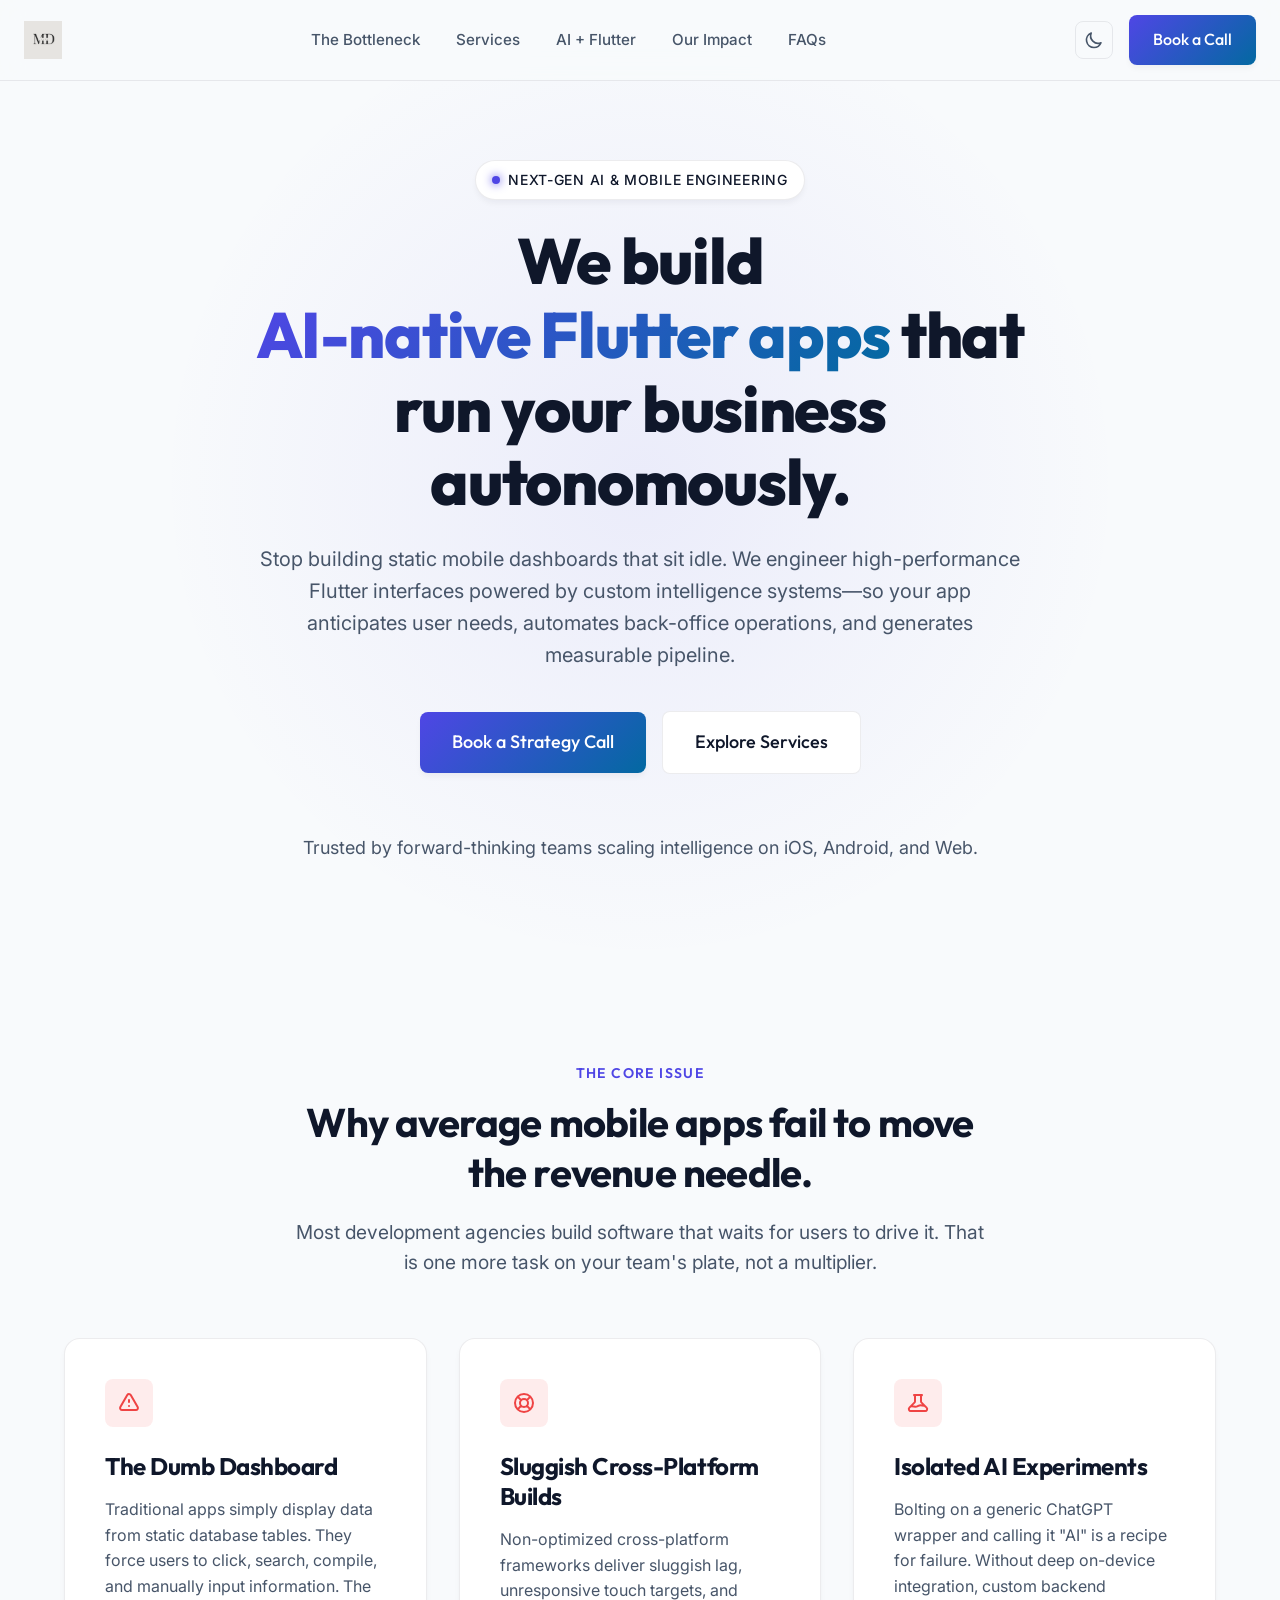
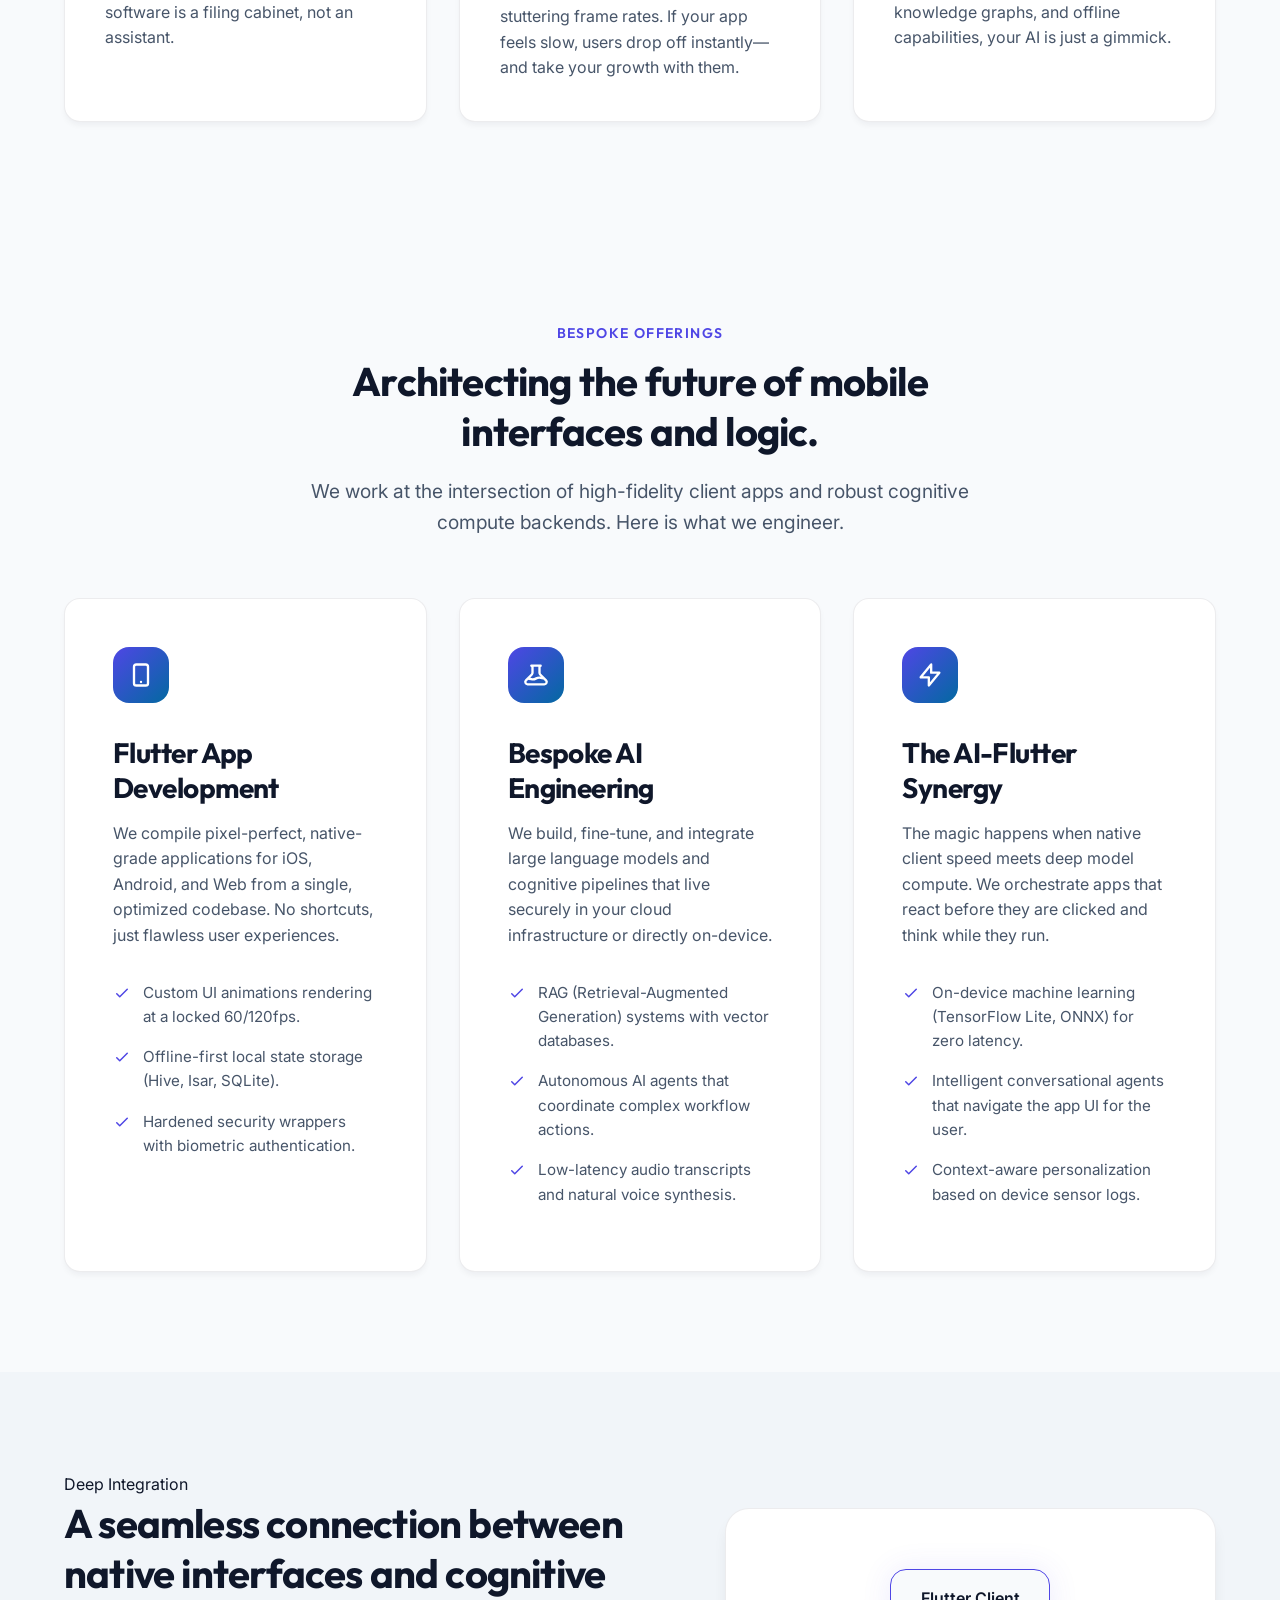
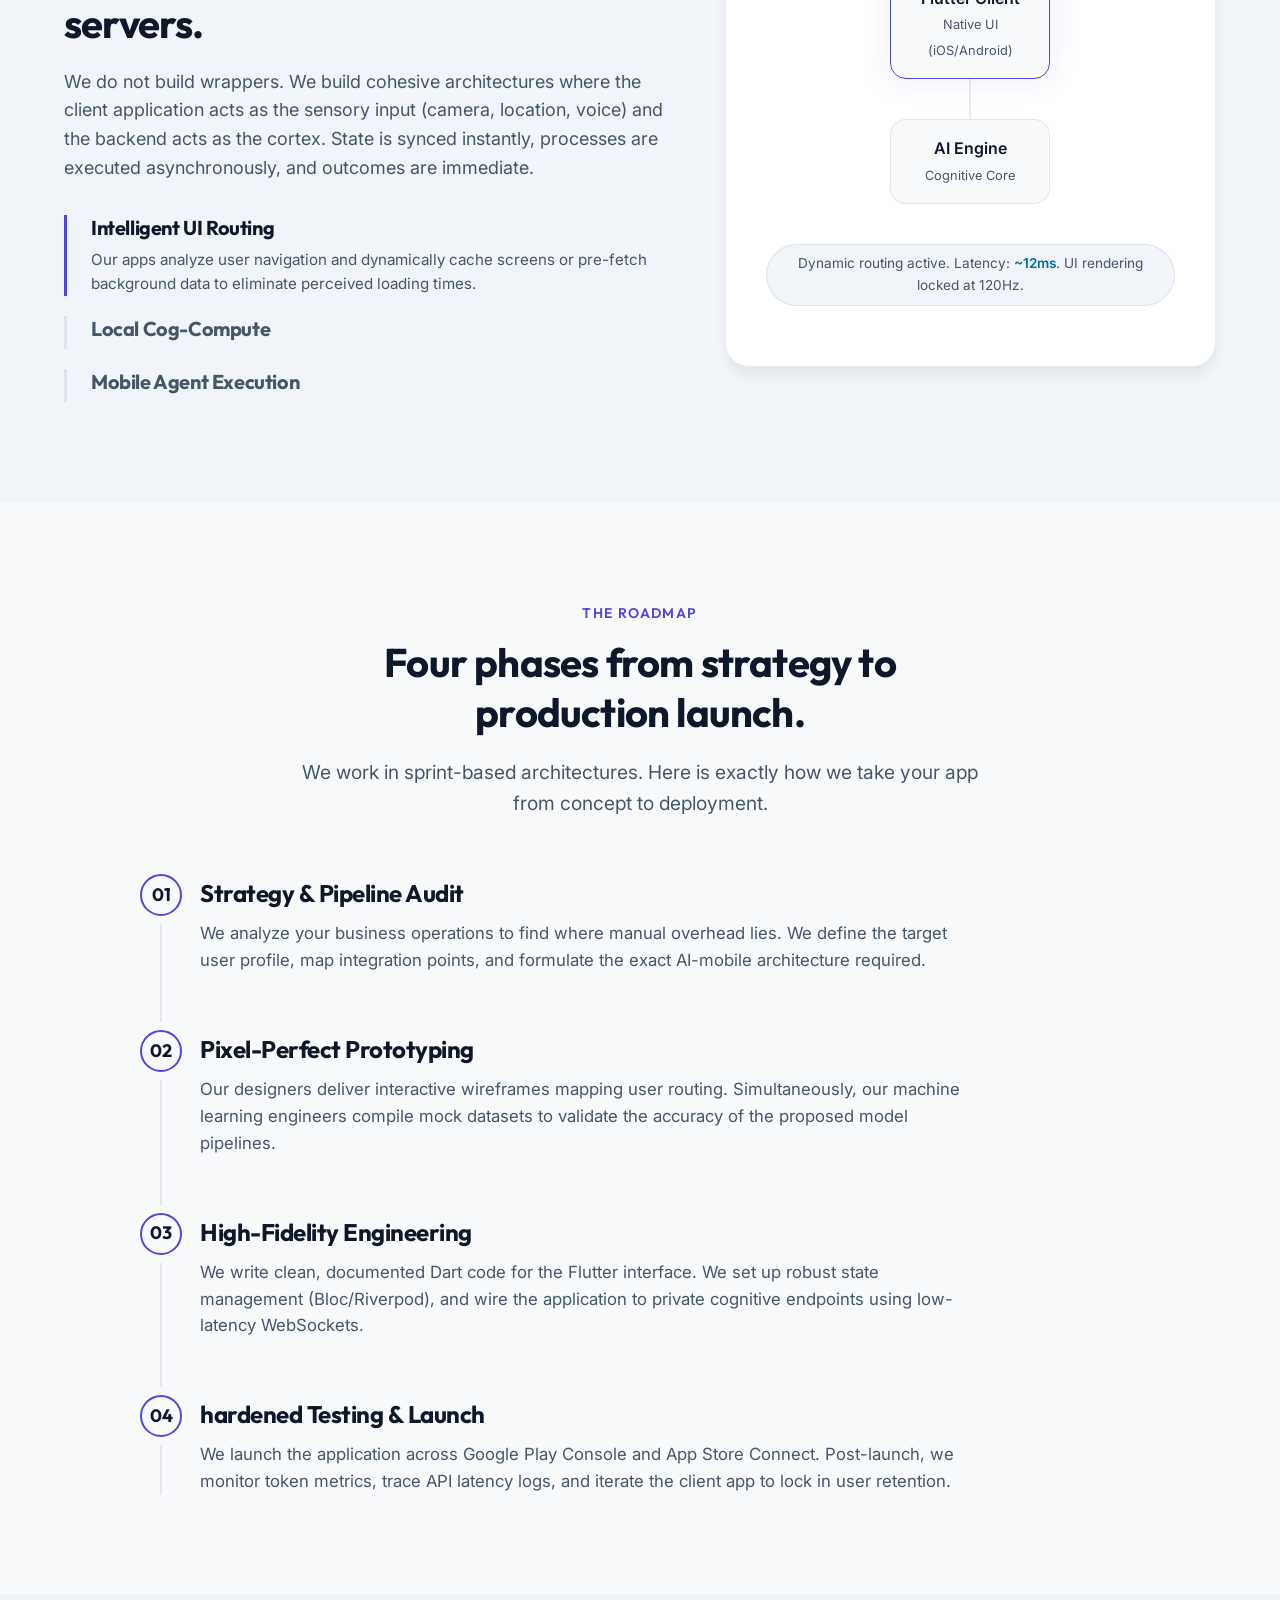
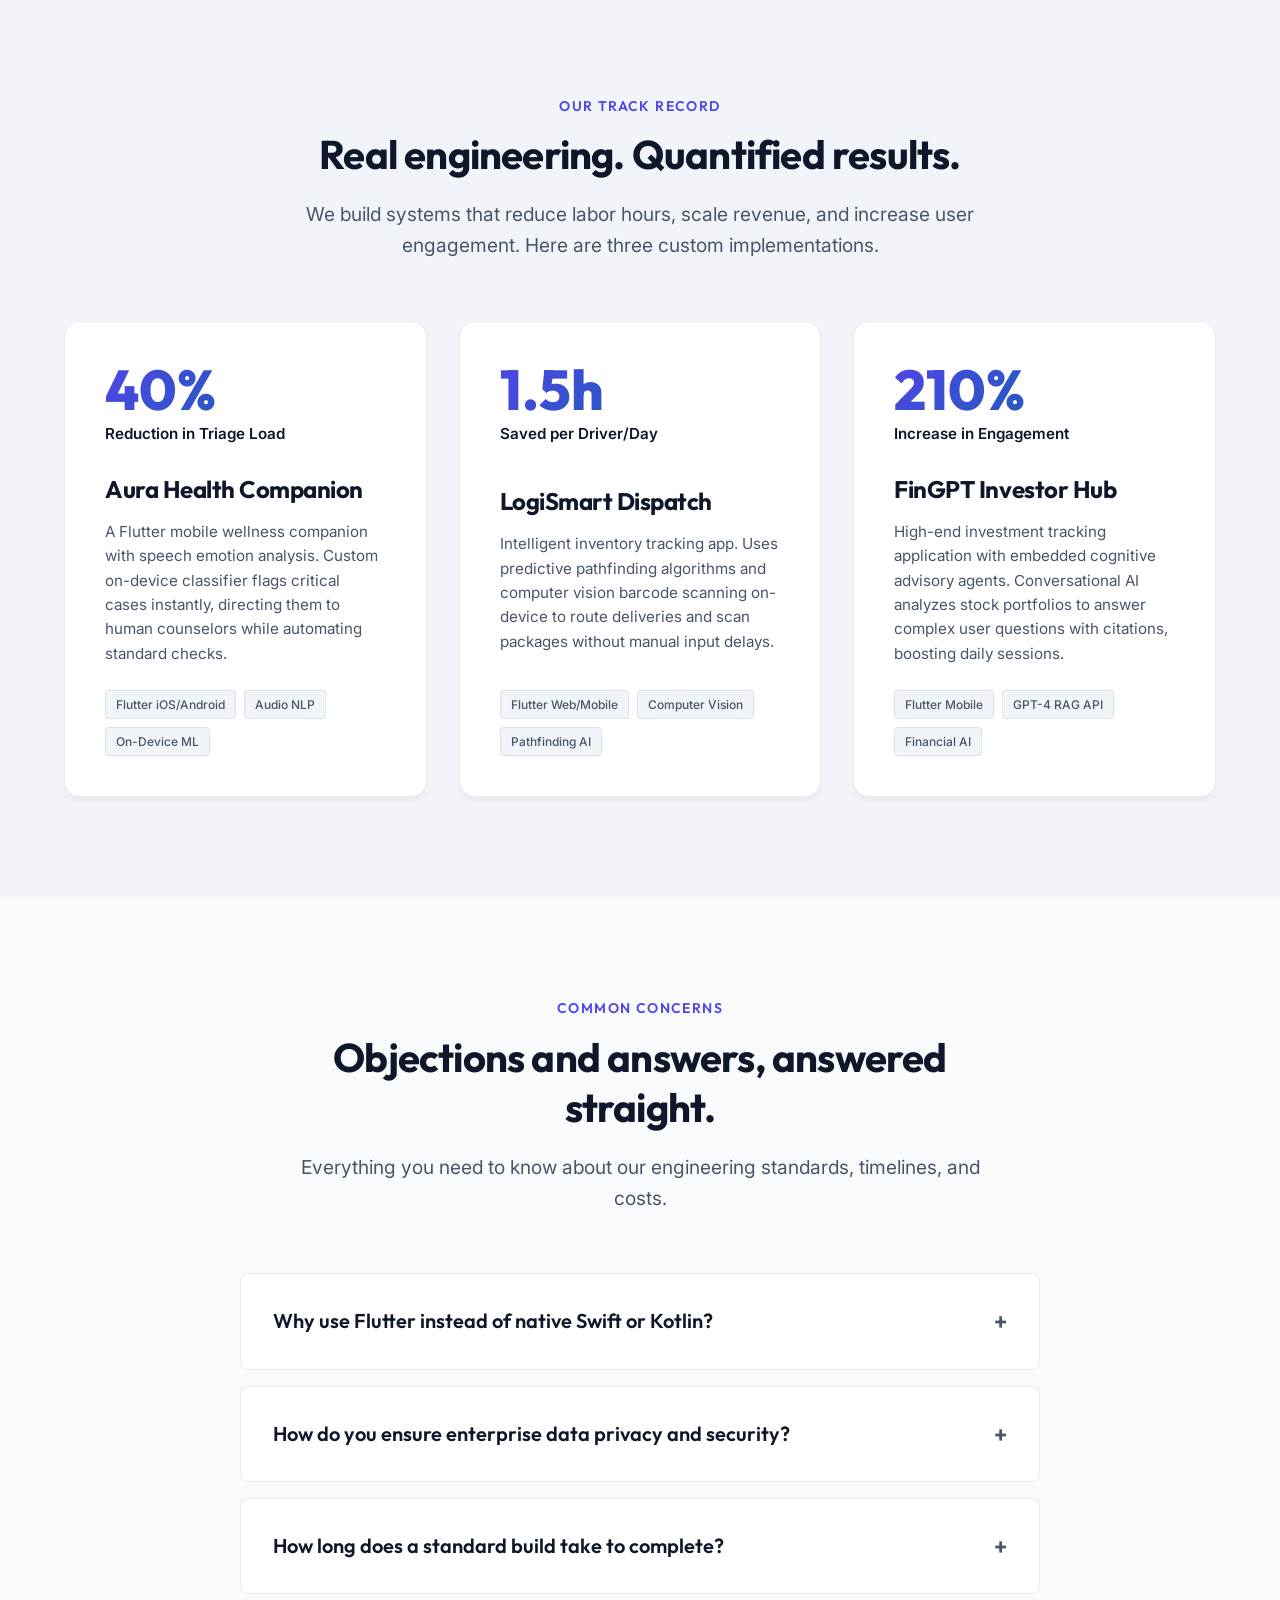
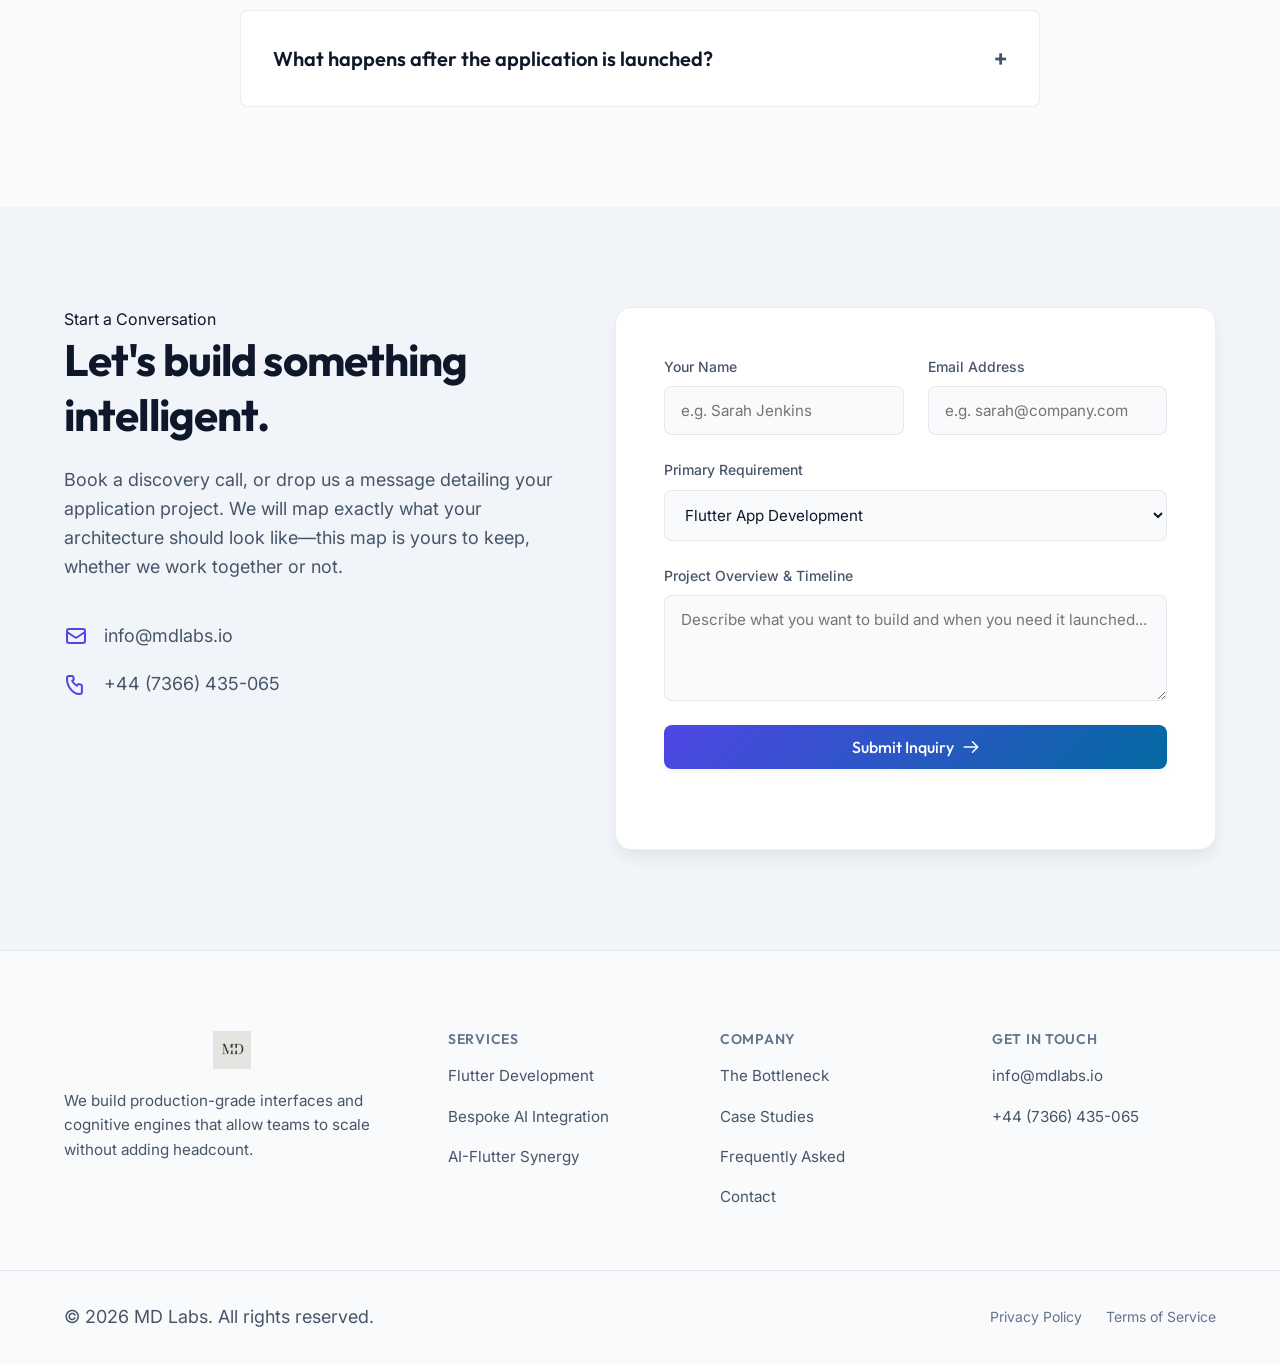
<file: .gemini/antigravity/scratch/md-labs-website/index.html>
<!DOCTYPE html>
<html lang="en" data-theme="dark">
<head>
    <meta charset="UTF-8">
    <meta name="viewport" content="width=device-width, initial-scale=1.0">
    <title>MD Labs — Intelligent Mobile Apps & Custom AI Engineering</title>
    <meta name="description" content="MD Labs designs and engineers high-performance Flutter mobile applications integrated with bespoke, enterprise-grade AI systems. Turn manual processes into autonomous mobile solutions.">
    
    <!-- Google Fonts -->
    <link rel="preconnect" href="https://fonts.googleapis.com">
    <link rel="preconnect" href="https://fonts.gstatic.com" crossorigin>
    <link href="https://fonts.googleapis.com/css2?family=Inter:wght@300;400;500;600&family=Outfit:wght@400;500;600;700;800&display=swap" rel="stylesheet">
    
    <link rel="stylesheet" href="style.css">
</head>
<body>

    <!-- Navigation Header -->
    <header class="navbar">
        <div class="nav-container">
            <a href="#" class="nav-logo">
                <img src="assets/logo-dark.png" alt="MD Labs Logo" id="logo-img" class="logo-image">
            </a>
            
            <nav class="nav-menu" id="nav-menu">
                <a href="#problem" class="nav-link">The Bottleneck</a>
                <a href="#services" class="nav-link">Services</a>
                <a href="#synergy" class="nav-link">AI + Flutter</a>
                <a href="#cases" class="nav-link">Our Impact</a>
                <a href="#faq" class="nav-link">FAQs</a>
            </nav>

            <div class="nav-actions">
                <button class="theme-toggle" id="theme-toggle" aria-label="Toggle dark/light theme">
                    <!-- Sun Icon (visible in dark theme) -->
                    <svg class="sun-icon" xmlns="http://www.w3.org/2000/svg" fill="none" viewBox="0 0 24 24" stroke="currentColor">
                        <path stroke-linecap="round" stroke-linejoin="round" stroke-width="2" d="M12 3v1m0 16v1m9-9h-1M4 12H3m15.364-6.364l-.707.707M6.343 17.657l-.707.707m2.828 0l-.707-.707M17.657 6.343l-.707-.707M12 8a4 4 0 100 8 4 4 0 000-8z" />
                    </svg>
                    <!-- Moon Icon (visible in light theme) -->
                    <svg class="moon-icon" xmlns="http://www.w3.org/2000/svg" fill="none" viewBox="0 0 24 24" stroke="currentColor">
                        <path stroke-linecap="round" stroke-linejoin="round" stroke-width="2" d="M20.354 15.354A9 9 0 018.646 3.646 9.003 9.003 0 0012 21a9.003 9.003 0 008.354-5.646z" />
                    </svg>
                </button>
                <a href="#contact" class="btn btn-primary nav-cta">Book a Call</a>
                
                <button class="mobile-menu-toggle" id="mobile-toggle" aria-label="Open navigation menu">
                    <svg class="menu-open-icon" xmlns="http://www.w3.org/2000/svg" fill="none" viewBox="0 0 24 24" stroke="currentColor">
                        <path stroke-linecap="round" stroke-linejoin="round" stroke-width="2" d="M4 6h16M4 12h16m-7 6h7" />
                    </svg>
                </button>
            </div>
        </div>
    </header>

    <!-- Hero Section -->
    <section class="hero-section">
        <canvas id="particle-canvas" class="hero-canvas"></canvas>
        <div class="container hero-container">
            <div class="hero-badge reveal">
                <span class="badge-dot"></span>
                <span class="badge-text">Next-Gen AI & Mobile Engineering</span>
            </div>
            
            <h1 class="hero-title reveal">
                We build <span class="text-gradient">AI-native Flutter apps</span> that run your business autonomously.
            </h1>
            
            <p class="hero-subtitle reveal">
                Stop building static mobile dashboards that sit idle. We engineer high-performance Flutter interfaces powered by custom intelligence systems—so your app anticipates user needs, automates back-office operations, and generates measurable pipeline.
            </p>
            
            <div class="hero-actions reveal">
                <a href="#contact" class="btn btn-primary btn-large">Book a Strategy Call</a>
                <a href="#services" class="btn btn-secondary btn-large">Explore Services</a>
            </div>

            <div class="hero-trust reveal">
                <p>Trusted by forward-thinking teams scaling intelligence on iOS, Android, and Web.</p>
            </div>
        </div>
    </section>

    <!-- The Problem (Bottleneck) Section -->
    <section id="problem" class="problem-section section">
        <div class="container">
            <div class="section-header">
                <span class="subtitle">The Core Issue</span>
                <h2>Why average mobile apps fail to move the revenue needle.</h2>
                <p>Most development agencies build software that waits for users to drive it. That is one more task on your team's plate, not a multiplier.</p>
            </div>

            <div class="problem-grid">
                <div class="problem-card reveal">
                    <div class="card-icon error-icon">
                        <svg xmlns="http://www.w3.org/2000/svg" fill="none" viewBox="0 0 24 24" stroke="currentColor">
                            <path stroke-linecap="round" stroke-linejoin="round" stroke-width="2" d="M12 9v2m0 4h.01m-6.938 4h13.856c1.54 0 2.502-1.667 1.732-3L13.732 4c-.77-1.333-2.694-1.333-3.464 0L3.34 16c-.77 1.333.192 3 1.732 3z" />
                        </svg>
                    </div>
                    <h3>The Dumb Dashboard</h3>
                    <p>Traditional apps simply display data from static database tables. They force users to click, search, compile, and manually input information. The software is a filing cabinet, not an assistant.</p>
                </div>

                <div class="problem-card reveal">
                    <div class="card-icon error-icon">
                        <svg xmlns="http://www.w3.org/2000/svg" fill="none" viewBox="0 0 24 24" stroke="currentColor">
                            <path stroke-linecap="round" stroke-linejoin="round" stroke-width="2" d="M18.364 5.636l-3.536 3.536m0 5.656l3.536 3.536M9.172 9.172L5.636 5.636m3.536 9.192l-3.536 3.536M21 12a9 9 0 11-18 0 9 9 0 0118 0zm-5 0a4 4 0 11-8 0 4 4 0 018 0z" />
                        </svg>
                    </div>
                    <h3>Sluggish Cross-Platform Builds</h3>
                    <p>Non-optimized cross-platform frameworks deliver sluggish lag, unresponsive touch targets, and stuttering frame rates. If your app feels slow, users drop off instantly—and take your growth with them.</p>
                </div>

                <div class="problem-card reveal">
                    <div class="card-icon error-icon">
                        <svg xmlns="http://www.w3.org/2000/svg" fill="none" viewBox="0 0 24 24" stroke="currentColor">
                            <path stroke-linecap="round" stroke-linejoin="round" stroke-width="2" d="M19.428 15.428a2 2 0 00-1.022-.547l-2.387-.477a6 6 0 00-3.86.517l-.318.158a6 6 0 01-3.86.517L6.05 15.21a2 2 0 00-1.806.547M8 4h8l-1 1v5.172a2 2 0 00.586 1.414l5 5c1.26 1.26.367 3.414-1.415 3.414H4.828c-1.782 0-2.674-2.154-1.414-3.414l5-5A2 2 0 009 10.172V5L8 4z" />
                        </svg>
                    </div>
                    <h3>Isolated AI Experiments</h3>
                    <p>Bolting on a generic ChatGPT wrapper and calling it "AI" is a recipe for failure. Without deep on-device integration, custom backend knowledge graphs, and offline capabilities, your AI is just a gimmick.</p>
                </div>
            </div>
        </div>
    </section>

    <!-- Services Section -->
    <section id="services" class="services-section section">
        <div class="container">
            <div class="section-header">
                <span class="subtitle">Bespoke Offerings</span>
                <h2>Architecting the future of mobile interfaces and logic.</h2>
                <p>We work at the intersection of high-fidelity client apps and robust cognitive compute backends. Here is what we engineer.</p>
            </div>

            <div class="services-wrapper">
                <div class="service-block reveal">
                    <div class="service-content">
                        <div class="service-icon text-gradient-bg">
                            <svg xmlns="http://www.w3.org/2000/svg" fill="none" viewBox="0 0 24 24" stroke="currentColor">
                                <path stroke-linecap="round" stroke-linejoin="round" stroke-width="2" d="M12 18h.01M8 21h8a2 2 0 002-2V5a2 2 0 00-2-2H8a2 2 0 00-2 2v14a2 2 0 002 2z" />
                            </svg>
                        </div>
                        <h3>Flutter App Development</h3>
                        <p class="service-desc">We compile pixel-perfect, native-grade applications for iOS, Android, and Web from a single, optimized codebase. No shortcuts, just flawless user experiences.</p>
                        <ul class="service-features">
                            <li>
                                <svg class="check-icon" xmlns="http://www.w3.org/2000/svg" fill="none" viewBox="0 0 24 24" stroke="currentColor"><path stroke-linecap="round" stroke-linejoin="round" stroke-width="2" d="M5 13l4 4L19 7" /></svg>
                                Custom UI animations rendering at a locked 60/120fps.
                            </li>
                            <li>
                                <svg class="check-icon" xmlns="http://www.w3.org/2000/svg" fill="none" viewBox="0 0 24 24" stroke="currentColor"><path stroke-linecap="round" stroke-linejoin="round" stroke-width="2" d="M5 13l4 4L19 7" /></svg>
                                Offline-first local state storage (Hive, Isar, SQLite).
                            </li>
                            <li>
                                <svg class="check-icon" xmlns="http://www.w3.org/2000/svg" fill="none" viewBox="0 0 24 24" stroke="currentColor"><path stroke-linecap="round" stroke-linejoin="round" stroke-width="2" d="M5 13l4 4L19 7" /></svg>
                                Hardened security wrappers with biometric authentication.
                            </li>
                        </ul>
                    </div>
                </div>

                <div class="service-block reveal">
                    <div class="service-content">
                        <div class="service-icon text-gradient-bg">
                            <svg xmlns="http://www.w3.org/2000/svg" fill="none" viewBox="0 0 24 24" stroke="currentColor">
                                <path stroke-linecap="round" stroke-linejoin="round" stroke-width="2" d="M19.428 15.428a2 2 0 00-1.022-.547l-2.387-.477a6 6 0 00-3.86.517l-.318.158a6 6 0 01-3.86.517L6.05 15.21a2 2 0 00-1.806.547M8 4h8l-1 1v5.172a2 2 0 00.586 1.414l5 5c1.26 1.26.367 3.414-1.415 3.414H4.828c-1.782 0-2.674-2.154-1.414-3.414l5-5A2 2 0 009 10.172V5L8 4z" />
                            </svg>
                        </div>
                        <h3>Bespoke AI Engineering</h3>
                        <p class="service-desc">We build, fine-tune, and integrate large language models and cognitive pipelines that live securely in your cloud infrastructure or directly on-device.</p>
                        <ul class="service-features">
                            <li>
                                <svg class="check-icon" xmlns="http://www.w3.org/2000/svg" fill="none" viewBox="0 0 24 24" stroke="currentColor"><path stroke-linecap="round" stroke-linejoin="round" stroke-width="2" d="M5 13l4 4L19 7" /></svg>
                                RAG (Retrieval-Augmented Generation) systems with vector databases.
                            </li>
                            <li>
                                <svg class="check-icon" xmlns="http://www.w3.org/2000/svg" fill="none" viewBox="0 0 24 24" stroke="currentColor"><path stroke-linecap="round" stroke-linejoin="round" stroke-width="2" d="M5 13l4 4L19 7" /></svg>
                                Autonomous AI agents that coordinate complex workflow actions.
                            </li>
                            <li>
                                <svg class="check-icon" xmlns="http://www.w3.org/2000/svg" fill="none" viewBox="0 0 24 24" stroke="currentColor"><path stroke-linecap="round" stroke-linejoin="round" stroke-width="2" d="M5 13l4 4L19 7" /></svg>
                                Low-latency audio transcripts and natural voice synthesis.
                            </li>
                        </ul>
                    </div>
                </div>

                <div class="service-block reveal">
                    <div class="service-content">
                        <div class="service-icon text-gradient-bg">
                            <svg xmlns="http://www.w3.org/2000/svg" fill="none" viewBox="0 0 24 24" stroke="currentColor">
                                <path stroke-linecap="round" stroke-linejoin="round" stroke-width="2" d="M13 10V3L4 14h7v7l9-11h-7z" />
                            </svg>
                        </div>
                        <h3>The AI-Flutter Synergy</h3>
                        <p class="service-desc">The magic happens when native client speed meets deep model compute. We orchestrate apps that react before they are clicked and think while they run.</p>
                        <ul class="service-features">
                            <li>
                                <svg class="check-icon" xmlns="http://www.w3.org/2000/svg" fill="none" viewBox="0 0 24 24" stroke="currentColor"><path stroke-linecap="round" stroke-linejoin="round" stroke-width="2" d="M5 13l4 4L19 7" /></svg>
                                On-device machine learning (TensorFlow Lite, ONNX) for zero latency.
                            </li>
                            <li>
                                <svg class="check-icon" xmlns="http://www.w3.org/2000/svg" fill="none" viewBox="0 0 24 24" stroke="currentColor"><path stroke-linecap="round" stroke-linejoin="round" stroke-width="2" d="M5 13l4 4L19 7" /></svg>
                                Intelligent conversational agents that navigate the app UI for the user.
                            </li>
                            <li>
                                <svg class="check-icon" xmlns="http://www.w3.org/2000/svg" fill="none" viewBox="0 0 24 24" stroke="currentColor"><path stroke-linecap="round" stroke-linejoin="round" stroke-width="2" d="M5 13l4 4L19 7" /></svg>
                                Context-aware personalization based on device sensor logs.
                            </li>
                        </ul>
                    </div>
                </div>
            </div>
        </div>
    </section>

    <!-- The Synergy Showcase Section -->
    <section id="synergy" class="synergy-section section bg-alt">
        <div class="container">
            <div class="synergy-wrapper">
                <div class="synergy-text reveal">
                    <span class="subtitle">Deep Integration</span>
                    <h2>A seamless connection between native interfaces and cognitive servers.</h2>
                    <p>We do not build wrappers. We build cohesive architectures where the client application acts as the sensory input (camera, location, voice) and the backend acts as the cortex. State is synced instantly, processes are executed asynchronously, and outcomes are immediate.</p>
                    
                    <div class="synergy-tabs">
                        <div class="tab-item active" data-tab="tab-ui">
                            <h4>Intelligent UI Routing</h4>
                            <p>Our apps analyze user navigation and dynamically cache screens or pre-fetch background data to eliminate perceived loading times.</p>
                        </div>
                        <div class="tab-item" data-tab="tab-local">
                            <h4>Local Cog-Compute</h4>
                            <p>Run secure ML classifiers on-device. Perform speech-to-text, text classification, and route prediction without exposing data to external APIs.</p>
                        </div>
                        <div class="tab-item" data-tab="tab-agent">
                            <h4>Mobile Agent Execution</h4>
                            <p>Empower the app's internal logic to invoke background agents that query CRMs, dispatch email flows, and compile PDFs directly from a chat box.</p>
                        </div>
                    </div>
                </div>

                <div class="synergy-visual reveal">
                    <div class="visual-container">
                        <div class="visual-node client-node active" id="node-client">
                            <span class="node-label">Flutter Client</span>
                            <span class="node-sub">Native UI (iOS/Android)</span>
                        </div>
                        
                        <div class="visual-beam" id="beam-flow"></div>
                        
                        <div class="visual-node server-node" id="node-server">
                            <span class="node-label">AI Engine</span>
                            <span class="node-sub">Cognitive Core</span>
                        </div>

                        <!-- Active details displayed here -->
                        <div class="visual-details" id="visual-details-text">
                            Dynamic routing active. Latency: <span class="accent-text">~12ms</span>. UI rendering locked at 120Hz.
                        </div>
                    </div>
                </div>
            </div>
        </div>
    </section>

    <!-- Process Section -->
    <section class="process-section section">
        <div class="container">
            <div class="section-header">
                <span class="subtitle">The Roadmap</span>
                <h2>Four phases from strategy to production launch.</h2>
                <p>We work in sprint-based architectures. Here is exactly how we take your app from concept to deployment.</p>
            </div>

            <div class="process-timeline">
                <div class="timeline-step reveal">
                    <div class="step-num">01</div>
                    <div class="step-content">
                        <h3>Strategy & Pipeline Audit</h3>
                        <p>We analyze your business operations to find where manual overhead lies. We define the target user profile, map integration points, and formulate the exact AI-mobile architecture required.</p>
                    </div>
                </div>

                <div class="timeline-step reveal">
                    <div class="step-num">02</div>
                    <div class="step-content">
                        <h3>Pixel-Perfect Prototyping</h3>
                        <p>Our designers deliver interactive wireframes mapping user routing. Simultaneously, our machine learning engineers compile mock datasets to validate the accuracy of the proposed model pipelines.</p>
                    </div>
                </div>

                <div class="timeline-step reveal">
                    <div class="step-num">03</div>
                    <div class="step-content">
                        <h3>High-Fidelity Engineering</h3>
                        <p>We write clean, documented Dart code for the Flutter interface. We set up robust state management (Bloc/Riverpod), and wire the application to private cognitive endpoints using low-latency WebSockets.</p>
                    </div>
                </div>

                <div class="timeline-step reveal">
                    <div class="step-num">04</div>
                    <div class="step-content">
                        <h3>hardened Testing & Launch</h3>
                        <p>We launch the application across Google Play Console and App Store Connect. Post-launch, we monitor token metrics, trace API latency logs, and iterate the client app to lock in user retention.</p>
                    </div>
                </div>
            </div>
        </div>
    </section>

    <!-- Impact & Case Studies Section -->
    <section id="cases" class="cases-section section bg-alt">
        <div class="container">
            <div class="section-header">
                <span class="subtitle">Our Track Record</span>
                <h2>Real engineering. Quantified results.</h2>
                <p>We build systems that reduce labor hours, scale revenue, and increase user engagement. Here are three custom implementations.</p>
            </div>

            <div class="cases-grid">
                <div class="case-card reveal">
                    <div class="case-metrics">
                        <span class="metric-num">40%</span>
                        <span class="metric-lbl">Reduction in Triage Load</span>
                    </div>
                    <h3>Aura Health Companion</h3>
                    <p>A Flutter mobile wellness companion with speech emotion analysis. Custom on-device classifier flags critical cases instantly, directing them to human counselors while automating standard checks.</p>
                    <div class="case-tags">
                        <span class="tag">Flutter iOS/Android</span>
                        <span class="tag">Audio NLP</span>
                        <span class="tag">On-Device ML</span>
                    </div>
                </div>

                <div class="case-card reveal">
                    <div class="case-metrics">
                        <span class="metric-num">1.5h</span>
                        <span class="metric-lbl">Saved per Driver/Day</span>
                    </div>
                    <h3>LogiSmart Dispatch</h3>
                    <p>Intelligent inventory tracking app. Uses predictive pathfinding algorithms and computer vision barcode scanning on-device to route deliveries and scan packages without manual input delays.</p>
                    <div class="case-tags">
                        <span class="tag">Flutter Web/Mobile</span>
                        <span class="tag">Computer Vision</span>
                        <span class="tag">Pathfinding AI</span>
                    </div>
                </div>

                <div class="case-card reveal">
                    <div class="case-metrics">
                        <span class="metric-num">210%</span>
                        <span class="metric-lbl">Increase in Engagement</span>
                    </div>
                    <h3>FinGPT Investor Hub</h3>
                    <p>High-end investment tracking application with embedded cognitive advisory agents. Conversational AI analyzes stock portfolios to answer complex user questions with citations, boosting daily sessions.</p>
                    <div class="case-tags">
                        <span class="tag">Flutter Mobile</span>
                        <span class="tag">GPT-4 RAG API</span>
                        <span class="tag">Financial AI</span>
                    </div>
                </div>
            </div>
        </div>
    </section>

    <!-- FAQ Section -->
    <section id="faq" class="faq-section section">
        <div class="container">
            <div class="section-header">
                <span class="subtitle">Common Concerns</span>
                <h2>Objections and answers, answered straight.</h2>
                <p>Everything you need to know about our engineering standards, timelines, and costs.</p>
            </div>

            <div class="faq-accordion">
                <details class="faq-item reveal">
                    <summary>Why use Flutter instead of native Swift or Kotlin?</summary>
                    <div class="faq-answer">
                        <p>Flutter allows us to write a single codebase that runs at native-performance on both iOS and Android. This cuts your engineering timeline and long-term maintenance costs by 50% without compromising on the UI fidelity or responsiveness. We write platform-channel code (Swift/Kotlin) for any device-specific hardware features, achieving the best of both worlds.</p>
                    </div>
                </details>

                <details class="faq-item reveal">
                    <summary>How do you ensure enterprise data privacy and security?</summary>
                    <div class="faq-answer">
                        <p>We enforce strict security practices. All AI engines are deployed within your isolated cloud environment (AWS, GCP, or Azure VPC), ensuring that no user data is shared with public LLM training datasets. We encrypt data in transit via WebSockets/HTTPS and at rest using AES-256 local database wrappers. For highly sensitive operations, we use on-device execution models that require no network calls.</p>
                    </div>
                </details>

                <details class="faq-item reveal">
                    <summary>How long does a standard build take to complete?</summary>
                    <div class="faq-answer">
                        <p>A typical high-fidelity MVP takes between 8 to 12 weeks from strategy mapping to App Store deployment. We break this down into 2-week agile sprints. You receive build files (via TestFlight and Google Play Internal Sharing) at the end of every sprint, ensuring absolute transparency throughout the project lifecycle.</p>
                    </div>
                </details>

                <details class="faq-item reveal">
                    <summary>What happens after the application is launched?</summary>
                    <div class="faq-answer">
                        <p>We do not disappear post-launch. We provide custom maintenance packages that include monitoring LLM token costs, updating native OS dependencies, deploying minor feature refinements, and auditing model latency logs to ensure your applications stay fast and accurate.</p>
                    </div>
                </details>
            </div>
        </div>
    </section>

    <!-- Contact & Lead Form Section -->
    <section id="contact" class="contact-section section bg-alt">
        <div class="container contact-container">
            <div class="contact-info reveal">
                <span class="subtitle">Start a Conversation</span>
                <h2>Let's build something intelligent.</h2>
                <p>Book a discovery call, or drop us a message detailing your application project. We will map exactly what your architecture should look like—this map is yours to keep, whether we work together or not.</p>
                
                <div class="contact-methods">
                    <a href="mailto:info@mdlabs.io" class="contact-method">
                        <svg xmlns="http://www.w3.org/2000/svg" fill="none" viewBox="0 0 24 24" stroke="currentColor">
                            <path stroke-linecap="round" stroke-linejoin="round" stroke-width="2" d="M3 8l7.89 5.26a2 2 0 002.22 0L21 8M5 19h14a2 2 0 002-2V7a2 2 0 00-2-2H5a2 2 0 00-2 2v10a2 2 0 002 2z" />
                        </svg>
                        info@mdlabs.io
                    </a>
                    <a href="tel:+447366435065" class="contact-method">
                        <svg xmlns="http://www.w3.org/2000/svg" fill="none" viewBox="0 0 24 24" stroke="currentColor">
                            <path stroke-linecap="round" stroke-linejoin="round" stroke-width="2" d="M3 5a2 2 0 012-2h3.28a1 1 0 01.94.725l.548 2.2a1 1 0 01-.321.988l-1.305.98a10.582 10.582 0 004.872 4.872l.98-1.305a1 1 0 01.988-.321l2.2.548a1 1 0 01.725.94V19a2 2 0 01-2 2h-1C9.716 21 3 14.284 3 6V5z" />
                        </svg>
                        +44 (7366) 435-065
                    </a>
                </div>
            </div>

            <div class="contact-form-wrapper reveal">
                <form id="lead-form" class="lead-form">
                    <div class="form-row">
                        <div class="form-group">
                            <label for="user-name">Your Name</label>
                            <input type="text" id="user-name" name="name" required placeholder="e.g. Sarah Jenkins">
                        </div>
                        <div class="form-group">
                            <label for="user-email">Email Address</label>
                            <input type="email" id="user-email" name="email" required placeholder="e.g. sarah@company.com">
                        </div>
                    </div>

                    <div class="form-group">
                        <label for="project-type">Primary Requirement</label>
                        <select id="project-type" name="type">
                            <option value="flutter">Flutter App Development</option>
                            <option value="ai">Bespoke AI Engineering</option>
                            <option value="both">AI + Flutter Synergy (Both)</option>
                            <option value="other">Other Software Engineering</option>
                        </select>
                    </div>

                    <div class="form-group">
                        <label for="project-desc">Project Overview & Timeline</label>
                        <textarea id="project-desc" name="description" rows="4" required placeholder="Describe what you want to build and when you need it launched..."></textarea>
                    </div>

                    <button type="submit" class="btn btn-primary btn-full">
                        Submit Inquiry
                        <svg class="arrow-icon" xmlns="http://www.w3.org/2000/svg" fill="none" viewBox="0 0 24 24" stroke="currentColor">
                            <path stroke-linecap="round" stroke-linejoin="round" stroke-width="2" d="M14 5l7 7m0 0l-7 7m7-7H3" />
                        </svg>
                    </button>
                    <div id="form-message" class="form-message"></div>
                </form>
            </div>
        </div>
    </section>

    <!-- Footer -->
    <footer class="footer">
        <div class="container footer-grid">
            <div class="footer-brand">
                <img src="assets/logo-dark.png" alt="MD Labs Logo" id="footer-logo" class="logo-image">
                <p>We build production-grade interfaces and cognitive engines that allow teams to scale without adding headcount.</p>
            </div>
            
            <div class="footer-links">
                <h4>Services</h4>
                <a href="#services">Flutter Development</a>
                <a href="#services">Bespoke AI Integration</a>
                <a href="#synergy">AI-Flutter Synergy</a>
            </div>

            <div class="footer-links">
                <h4>Company</h4>
                <a href="#problem">The Bottleneck</a>
                <a href="#cases">Case Studies</a>
                <a href="#faq">Frequently Asked</a>
                <a href="#contact">Contact</a>
            </div>

            <div class="footer-links">
                <h4>Get in Touch</h4>
                <a href="mailto:info@mdlabs.io">info@mdlabs.io</a>
                <a href="tel:+447366435065">+44 (7366) 435-065</a>
            </div>
        </div>

        <div class="footer-bottom">
            <div class="container bottom-container">
                <p>&copy; 2026 MD Labs. All rights reserved.</p>
                <div class="bottom-links">
                    <a href="#">Privacy Policy</a>
                    <a href="#">Terms of Service</a>
                </div>
            </div>
        </div>
    </footer>

    <script src="main.js"></script>
</body>
</html>
</file>
<file: .gemini/antigravity/scratch/md-labs-website/style.css>
/* ==========================================================================
   MD Labs Stylesheet
   ========================================================================== */

/* --- Custom Variables & Theme Settings --- */
:root {
    /* Fonts */
    --font-heading: 'Outfit', -apple-system, BlinkMacSystemFont, "Segoe UI", Roboto, sans-serif;
    --font-body: 'Inter', -apple-system, BlinkMacSystemFont, "Segoe UI", Roboto, sans-serif;

    /* Transition defaults */
    --transition-fast: 0.2s cubic-bezier(0.4, 0, 0.2, 1);
    --transition-normal: 0.3s cubic-bezier(0.4, 0, 0.2, 1);
    --transition-slow: 0.5s cubic-bezier(0.4, 0, 0.2, 1);
    --border-radius-sm: 8px;
    --border-radius-md: 16px;
    --border-radius-lg: 24px;
}

/* Dark Theme Variables (Default) */
html[data-theme="dark"] {
    --bg-primary: #0b0f17;
    --bg-secondary: #131924;
    --bg-glass: rgba(19, 25, 36, 0.7);
    --bg-card: #151c2c;
    --border-color: rgba(255, 255, 255, 0.08);
    --border-glow: rgba(99, 102, 241, 0.15);
    
    --text-primary: #f8fafc;
    --text-secondary: #94a3b8;
    --text-muted: #64748b;
    
    --color-accent: #6366f1; /* Indigo */
    --color-accent-secondary: #0284c7; /* Cyan */
    --gradient-accent: linear-gradient(135deg, #6366f1 0%, #0284c7 100%);
    --gradient-text: linear-gradient(135deg, #f8fafc 30%, #94a3b8 100%);
    --gradient-hero: radial-gradient(circle at 50% 50%, rgba(99, 102, 241, 0.15) 0%, rgba(11, 15, 23, 0) 60%);
    
    --shadow-sm: 0 4px 6px -1px rgba(0, 0, 0, 0.2);
    --shadow-md: 0 10px 15px -3px rgba(0, 0, 0, 0.4);
    --shadow-lg: 0 20px 25px -5px rgba(0, 0, 0, 0.5);
    --shadow-glow: 0 0 30px rgba(99, 102, 241, 0.2);
}

/* Light Theme Variables */
html[data-theme="light"] {
    --bg-primary: #f8fafc;
    --bg-secondary: #f1f5f9;
    --bg-glass: rgba(248, 250, 252, 0.8);
    --bg-card: #ffffff;
    --border-color: rgba(15, 23, 42, 0.08);
    --border-glow: rgba(79, 70, 229, 0.1);
    
    --text-primary: #0f172a;
    --text-secondary: #475569;
    --text-muted: #64748b;
    
    --color-accent: #4f46e5;
    --color-accent-secondary: #0369a1;
    --gradient-accent: linear-gradient(135deg, #4f46e5 0%, #0369a1 100%);
    --gradient-text: linear-gradient(135deg, #0f172a 30%, #475569 100%);
    --gradient-hero: radial-gradient(circle at 50% 50%, rgba(79, 70, 229, 0.08) 0%, rgba(248, 250, 252, 0) 60%);
    
    --shadow-sm: 0 4px 6px -1px rgba(15, 23, 42, 0.05);
    --shadow-md: 0 10px 15px -3px rgba(15, 23, 42, 0.08);
    --shadow-lg: 0 20px 25px -5px rgba(15, 23, 42, 0.1);
    --shadow-glow: 0 0 30px rgba(79, 70, 229, 0.1);
}

/* --- Base & Reset Styles --- */
* {
    box-sizing: border-box;
    margin: 0;
    padding: 0;
}

html {
    scroll-behavior: smooth;
    font-size: 16px;
}

body {
    background-color: var(--bg-primary);
    color: var(--text-primary);
    font-family: var(--font-body);
    line-height: 1.6;
    overflow-x: hidden;
    -webkit-font-smoothing: antialiased;
    transition: background-color var(--transition-normal), color var(--transition-normal);
}

a {
    color: inherit;
    text-decoration: none;
    transition: color var(--transition-fast);
}

img {
    max-width: 100%;
    height: auto;
}

/* --- Layout Utility Containers --- */
.container {
    width: 100%;
    max-width: 1200px;
    margin: 0 auto;
    padding: 0 24px;
}

.section {
    padding: 100px 0;
    position: relative;
}

.bg-alt {
    background-color: var(--bg-secondary);
}

/* --- Typography --- */
h1, h2, h3, h4 {
    font-family: var(--font-heading);
    font-weight: 700;
    line-height: 1.25;
    letter-spacing: -0.02em;
}

h2 {
    font-size: 2.5rem;
    margin-bottom: 20px;
}

p {
    color: var(--text-secondary);
    font-size: 1.125rem;
}

.text-gradient {
    background: var(--gradient-accent);
    -webkit-background-clip: text;
    -webkit-text-fill-color: transparent;
    display: inline-block;
}

.text-gradient-bg {
    background: var(--gradient-accent);
}

/* --- Component: Buttons --- */
.btn {
    display: inline-flex;
    align-items: center;
    justify-content: center;
    padding: 12px 24px;
    font-family: var(--font-heading);
    font-weight: 500;
    font-size: 1rem;
    border-radius: var(--border-radius-sm);
    cursor: pointer;
    transition: all var(--transition-fast);
    border: none;
    outline: none;
}

.btn-primary {
    background: var(--gradient-accent);
    color: #ffffff;
    box-shadow: var(--shadow-sm);
}

.btn-primary:hover {
    transform: translateY(-2px);
    box-shadow: var(--shadow-glow);
}

.btn-secondary {
    background: var(--bg-card);
    color: var(--text-primary);
    border: 1px solid var(--border-color);
}

.btn-secondary:hover {
    background: var(--bg-secondary);
    border-color: var(--color-accent);
    transform: translateY(-2px);
}

.btn-large {
    padding: 16px 32px;
    font-size: 1.125rem;
}

.btn-full {
    width: 100%;
}

/* --- Navigation Header --- */
.navbar {
    position: fixed;
    top: 0;
    left: 0;
    width: 100%;
    z-index: 1000;
    background: var(--bg-glass);
    backdrop-filter: blur(12px);
    -webkit-backdrop-filter: blur(12px);
    border-bottom: 1px solid var(--border-color);
    transition: background var(--transition-normal), border var(--transition-normal);
}

.nav-container {
    display: flex;
    align-items: center;
    justify-content: space-between;
    height: 80px;
    max-width: 1300px;
    margin: 0 auto;
    padding: 0 24px;
}

.nav-logo {
    display: flex;
    align-items: center;
}

.logo-image {
    height: 38px;
    width: auto;
    object-fit: contain;
    transition: filter var(--transition-normal);
}

/* Invert dark logo slightly if needed in light theme */
html[data-theme="light"] .logo-image {
    /* Optional visual balance adjustments */
}

.nav-menu {
    display: flex;
    align-items: center;
    gap: 36px;
}

.nav-link {
    font-size: 0.95rem;
    font-weight: 500;
    color: var(--text-secondary);
}

.nav-link:hover {
    color: var(--text-primary);
}

.nav-actions {
    display: flex;
    align-items: center;
    gap: 16px;
}

/* Theme Toggle Button */
.theme-toggle {
    background: none;
    border: 1px solid var(--border-color);
    color: var(--text-secondary);
    padding: 8px;
    border-radius: var(--border-radius-sm);
    cursor: pointer;
    display: flex;
    align-items: center;
    justify-content: center;
    width: 38px;
    height: 38px;
    transition: all var(--transition-fast);
}

.theme-toggle:hover {
    color: var(--text-primary);
    border-color: var(--color-accent);
}

.theme-toggle svg {
    width: 20px;
    height: 20px;
}

/* Toggle icon display based on html data-theme */
html[data-theme="dark"] .moon-icon {
    display: none;
}
html[data-theme="dark"] .sun-icon {
    display: block;
}
html[data-theme="light"] .sun-icon {
    display: none;
}
html[data-theme="light"] .moon-icon {
    display: block;
}

.mobile-menu-toggle {
    display: none;
    background: none;
    border: none;
    color: var(--text-primary);
    cursor: pointer;
}

.mobile-menu-toggle svg {
    width: 28px;
    height: 28px;
}

/* --- Hero Section --- */
.hero-section {
    position: relative;
    padding: 160px 0 100px 0;
    min-height: 90vh;
    display: flex;
    align-items: center;
    justify-content: center;
    background-image: var(--gradient-hero);
    overflow: hidden;
}

.hero-canvas {
    position: absolute;
    top: 0;
    left: 0;
    width: 100%;
    height: 100%;
    pointer-events: none;
    z-index: 1;
}

.hero-container {
    position: relative;
    z-index: 2;
    text-align: center;
    max-width: 900px;
}

.hero-badge {
    display: inline-flex;
    align-items: center;
    gap: 8px;
    padding: 8px 16px;
    background: var(--bg-card);
    border: 1px solid var(--border-color);
    border-radius: 50px;
    margin-bottom: 24px;
    box-shadow: var(--shadow-sm);
}

.badge-dot {
    width: 8px;
    height: 8px;
    border-radius: 50%;
    background-color: var(--color-accent);
    box-shadow: 0 0 10px var(--color-accent);
    animation: pulse 2s infinite;
}

.badge-text {
    font-size: 0.875rem;
    font-weight: 500;
    letter-spacing: 0.05em;
    text-transform: uppercase;
    color: var(--text-primary);
}

.hero-title {
    font-size: 4rem;
    line-height: 1.15;
    margin-bottom: 24px;
    font-weight: 800;
}

.hero-subtitle {
    font-size: 1.25rem;
    max-width: 760px;
    margin: 0 auto 40px auto;
    line-height: 1.6;
}

.hero-actions {
    display: flex;
    align-items: center;
    justify-content: center;
    gap: 16px;
    margin-bottom: 60px;
}

.hero-trust {
    font-size: 0.875rem;
    color: var(--text-muted);
}

/* --- Section Title Defaults --- */
.section-header {
    text-align: center;
    max-width: 700px;
    margin: 0 auto 60px auto;
}

.section-header .subtitle {
    font-family: var(--font-heading);
    font-size: 0.875rem;
    text-transform: uppercase;
    letter-spacing: 0.1em;
    color: var(--color-accent);
    font-weight: 600;
    display: block;
    margin-bottom: 12px;
}

.section-header p {
    font-size: 1.2rem;
}

/* --- Problem (Bottleneck) Section --- */
.problem-grid {
    display: grid;
    grid-template-columns: repeat(3, 1fr);
    gap: 32px;
}

.problem-card {
    background-color: var(--bg-card);
    border: 1px solid var(--border-color);
    border-radius: var(--border-radius-md);
    padding: 40px;
    box-shadow: var(--shadow-sm);
    transition: all var(--transition-normal);
}

.problem-card:hover {
    transform: translateY(-8px);
    border-color: rgba(99, 102, 241, 0.3);
    box-shadow: var(--shadow-md);
}

.card-icon {
    width: 48px;
    height: 48px;
    border-radius: var(--border-radius-sm);
    display: flex;
    align-items: center;
    justify-content: center;
    margin-bottom: 24px;
}

.error-icon {
    background: rgba(239, 68, 68, 0.1);
    color: #ef4444;
}

.card-icon svg {
    width: 24px;
    height: 24px;
}

.problem-card h3 {
    font-size: 1.5rem;
    margin-bottom: 16px;
}

.problem-card p {
    font-size: 1rem;
    color: var(--text-secondary);
}

/* --- Services Section --- */
.services-wrapper {
    display: grid;
    grid-template-columns: repeat(3, 1fr);
    gap: 32px;
}

.service-block {
    background-color: var(--bg-card);
    border: 1px solid var(--border-color);
    border-radius: var(--border-radius-md);
    padding: 48px;
    box-shadow: var(--shadow-sm);
    position: relative;
    overflow: hidden;
    transition: all var(--transition-normal);
}

.service-block::before {
    content: '';
    position: absolute;
    top: 0;
    left: 0;
    width: 100%;
    height: 4px;
    background: var(--gradient-accent);
    opacity: 0;
    transition: opacity var(--transition-fast);
}

.service-block:hover {
    transform: translateY(-4px);
    box-shadow: var(--shadow-lg), var(--shadow-glow);
    border-color: var(--color-accent);
}

.service-block:hover::before {
    opacity: 1;
}

.service-icon {
    width: 56px;
    height: 56px;
    border-radius: var(--border-radius-md);
    display: flex;
    align-items: center;
    justify-content: center;
    color: #ffffff;
    margin-bottom: 32px;
}

.service-icon svg {
    width: 28px;
    height: 28px;
}

.service-block h3 {
    font-size: 1.75rem;
    margin-bottom: 16px;
}

.service-desc {
    font-size: 1rem;
    margin-bottom: 32px;
}

.service-features {
    list-style: none;
}

.service-features li {
    display: flex;
    align-items: flex-start;
    gap: 12px;
    font-size: 0.95rem;
    color: var(--text-secondary);
    margin-bottom: 16px;
}

.check-icon {
    width: 18px;
    height: 18px;
    color: var(--color-accent);
    flex-shrink: 0;
    margin-top: 3px;
}

/* --- Synergy Showcase Section --- */
.synergy-wrapper {
    display: grid;
    grid-template-columns: 1.1fr 0.9fr;
    gap: 60px;
    align-items: center;
}

.synergy-tabs {
    margin-top: 32px;
    display: flex;
    flex-direction: column;
    gap: 20px;
}

.tab-item {
    border-left: 3px solid var(--border-color);
    padding-left: 24px;
    cursor: pointer;
    transition: all var(--transition-normal);
}

.tab-item h4 {
    font-size: 1.25rem;
    color: var(--text-secondary);
    margin-bottom: 8px;
    transition: color var(--transition-fast);
}

.tab-item p {
    font-size: 0.95rem;
    opacity: 0;
    max-height: 0;
    overflow: hidden;
    transition: all var(--transition-normal);
}

.tab-item.active {
    border-color: var(--color-accent);
}

.tab-item.active h4 {
    color: var(--text-primary);
}

.tab-item.active p {
    opacity: 1;
    max-height: 80px;
    margin-top: 4px;
}

/* Synergy Visual Rendering */
.synergy-visual {
    background: var(--bg-card);
    border: 1px solid var(--border-color);
    border-radius: var(--border-radius-lg);
    padding: 60px 40px;
    display: flex;
    align-items: center;
    justify-content: center;
    min-height: 380px;
    box-shadow: var(--shadow-md);
    position: relative;
    overflow: hidden;
}

.visual-container {
    width: 100%;
    display: flex;
    flex-direction: column;
    align-items: center;
    gap: 40px;
    position: relative;
}

.visual-node {
    width: 160px;
    padding: 16px;
    border-radius: var(--border-radius-md);
    border: 1px solid var(--border-color);
    text-align: center;
    background: var(--bg-primary);
    z-index: 2;
    transition: all var(--transition-normal);
}

.visual-node.active {
    border-color: var(--color-accent);
    box-shadow: var(--shadow-glow);
}

.node-label {
    display: block;
    font-weight: 600;
    font-size: 1rem;
    color: var(--text-primary);
}

.node-sub {
    font-size: 0.8rem;
    color: var(--text-secondary);
}

.visual-beam {
    position: absolute;
    top: 50px; /* Center of client-node */
    bottom: 110px; /* Center of server-node */
    width: 2px;
    background: var(--border-color);
    z-index: 1;
}

.visual-beam::after {
    content: '';
    position: absolute;
    top: 0;
    left: 50%;
    transform: translateX(-50%);
    width: 6px;
    height: 20px;
    background: var(--gradient-accent);
    border-radius: 3px;
    animation: flowDown 2.5s infinite linear;
}

.visual-details {
    font-size: 0.85rem;
    color: var(--text-secondary);
    background: var(--bg-secondary);
    padding: 8px 16px;
    border-radius: 50px;
    border: 1px solid var(--border-color);
    text-align: center;
}

.accent-text {
    color: var(--color-accent-secondary);
    font-weight: 600;
}

/* --- Timeline Process Section --- */
.process-timeline {
    position: relative;
    max-width: 1000px;
    margin: 0 auto;
    padding-left: 60px;
}

.process-timeline::before {
    content: '';
    position: absolute;
    top: 0;
    bottom: 0;
    left: 20px;
    width: 2px;
    background: var(--border-color);
}

.timeline-step {
    position: relative;
    margin-bottom: 60px;
}

.timeline-step:last-child {
    margin-bottom: 0;
}

.step-num {
    position: absolute;
    left: -60px;
    top: -4px;
    width: 42px;
    height: 42px;
    border-radius: 50%;
    background-color: var(--bg-primary);
    border: 2px solid var(--color-accent);
    color: var(--text-primary);
    font-family: var(--font-heading);
    font-weight: 700;
    font-size: 1.125rem;
    display: flex;
    align-items: center;
    justify-content: center;
    z-index: 2;
    box-shadow: 0 0 0 8px var(--bg-primary);
    transition: all var(--transition-normal);
}

.timeline-step:hover .step-num {
    background-color: var(--color-accent);
    color: #ffffff;
    box-shadow: 0 0 15px var(--color-accent);
}

.step-content h3 {
    font-size: 1.5rem;
    margin-bottom: 12px;
}

.step-content p {
    font-size: 1.05rem;
    max-width: 780px;
}

/* --- Impact / Cases Section --- */
.cases-grid {
    display: grid;
    grid-template-columns: repeat(3, 1fr);
    gap: 32px;
}

.case-card {
    background-color: var(--bg-card);
    border: 1px solid var(--border-color);
    border-radius: var(--border-radius-md);
    padding: 40px;
    box-shadow: var(--shadow-sm);
    transition: all var(--transition-normal);
    display: flex;
    flex-direction: column;
}

.case-card:hover {
    transform: translateY(-8px);
    border-color: var(--color-accent);
    box-shadow: var(--shadow-md);
}

.case-metrics {
    margin-bottom: 28px;
    display: flex;
    flex-direction: column;
}

.metric-num {
    font-family: var(--font-heading);
    font-size: 3.5rem;
    font-weight: 800;
    line-height: 1;
    background: var(--gradient-accent);
    -webkit-background-clip: text;
    -webkit-text-fill-color: transparent;
}

.metric-lbl {
    font-size: 0.95rem;
    font-weight: 600;
    color: var(--text-primary);
    margin-top: 4px;
}

.case-card h3 {
    font-size: 1.5rem;
    margin-bottom: 16px;
    margin-top: auto; /* Push down */
}

.case-card p {
    font-size: 0.95rem;
    margin-bottom: 24px;
}

.case-tags {
    display: flex;
    flex-wrap: wrap;
    gap: 8px;
    margin-top: auto;
}

.tag {
    font-size: 0.75rem;
    padding: 4px 10px;
    border-radius: 4px;
    background: var(--bg-secondary);
    border: 1px solid var(--border-color);
    color: var(--text-secondary);
    font-weight: 500;
}

/* --- FAQ Accordion Section --- */
.faq-accordion {
    max-width: 800px;
    margin: 0 auto;
    display: flex;
    flex-direction: column;
    gap: 16px;
}

.faq-item {
    background-color: var(--bg-card);
    border: 1px solid var(--border-color);
    border-radius: var(--border-radius-sm);
    padding: 12px;
    transition: all var(--transition-normal);
}

.faq-item[open] {
    border-color: var(--color-accent);
}

summary {
    list-style: none;
    font-family: var(--font-heading);
    font-size: 1.25rem;
    font-weight: 600;
    padding: 16px 20px;
    cursor: pointer;
    display: flex;
    align-items: center;
    justify-content: space-between;
    outline: none;
}

summary::-webkit-details-marker {
    display: none;
}

summary::after {
    content: '+';
    font-size: 1.5rem;
    color: var(--text-secondary);
    transition: transform var(--transition-normal);
}

.faq-item[open] summary::after {
    content: '-';
    transform: rotate(180deg);
}

.faq-answer {
    padding: 0 20px 20px 20px;
    font-size: 1rem;
    color: var(--text-secondary);
}

.faq-answer p {
    font-size: 1rem;
}

/* --- Contact & Lead Form Section --- */
.contact-container {
    display: grid;
    grid-template-columns: 0.9fr 1.1fr;
    gap: 60px;
    align-items: start;
}

.contact-info h2 {
    font-size: 2.75rem;
    margin-bottom: 24px;
}

.contact-methods {
    margin-top: 40px;
    display: flex;
    flex-direction: column;
    gap: 20px;
}

.contact-method {
    display: flex;
    align-items: center;
    gap: 16px;
    font-size: 1.125rem;
    color: var(--text-secondary);
}

.contact-method:hover {
    color: var(--text-primary);
}

.contact-method svg {
    width: 24px;
    height: 24px;
    color: var(--color-accent);
}

.contact-form-wrapper {
    background-color: var(--bg-card);
    border: 1px solid var(--border-color);
    border-radius: var(--border-radius-md);
    padding: 48px;
    box-shadow: var(--shadow-md);
}

.lead-form {
    display: flex;
    flex-direction: column;
    gap: 24px;
}

.form-row {
    display: grid;
    grid-template-columns: repeat(2, 1fr);
    gap: 24px;
}

.form-group {
    display: flex;
    flex-direction: column;
    gap: 8px;
}

.form-group label {
    font-size: 0.875rem;
    font-weight: 500;
    color: var(--text-secondary);
}

.form-group input,
.form-group select,
.form-group textarea {
    background-color: var(--bg-primary);
    border: 1px solid var(--border-color);
    border-radius: var(--border-radius-sm);
    padding: 14px 16px;
    font-family: var(--font-body);
    font-size: 0.95rem;
    color: var(--text-primary);
    transition: all var(--transition-fast);
    outline: none;
    width: 100%;
}

.form-group input:focus,
.form-group select:focus,
.form-group textarea:focus {
    border-color: var(--color-accent);
    box-shadow: 0 0 0 3px var(--border-glow);
}

.arrow-icon {
    width: 18px;
    height: 18px;
    margin-left: 8px;
    transition: transform var(--transition-fast);
}

.btn-primary:hover .arrow-icon {
    transform: translateX(4px);
}

.form-message {
    font-size: 0.9rem;
    text-align: center;
    margin-top: 8px;
}

.form-message.success {
    color: #10b981;
}

.form-message.error {
    color: #ef4444;
}

/* --- Footer --- */
.footer {
    background-color: var(--bg-primary);
    border-top: 1px solid var(--border-color);
    padding: 80px 0 0 0;
}

.footer-grid {
    display: grid;
    grid-template-columns: 1.5fr 1fr 1fr 1fr;
    gap: 48px;
    margin-bottom: 60px;
}

.footer-brand {
    display: flex;
    flex-direction: column;
    gap: 20px;
}

.footer-brand p {
    font-size: 0.95rem;
    max-width: 320px;
}

.footer-links {
    display: flex;
    flex-direction: column;
    gap: 16px;
}

.footer-links h4 {
    font-size: 0.875rem;
    text-transform: uppercase;
    letter-spacing: 0.05em;
    color: var(--text-muted);
    font-weight: 600;
}

.footer-links a {
    font-size: 0.95rem;
    color: var(--text-secondary);
}

.footer-links a:hover {
    color: var(--text-primary);
}

.footer-bottom {
    border-top: 1px solid var(--border-color);
    padding: 32px 0;
}

.bottom-container {
    display: flex;
    align-items: center;
    justify-content: space-between;
    font-size: 0.875rem;
    color: var(--text-muted);
}

.bottom-links {
    display: flex;
    gap: 24px;
}

.bottom-links a:hover {
    color: var(--text-primary);
}

/* --- Animations & Keyframes --- */
@keyframes pulse {
    0%, 100% {
        opacity: 1;
        transform: scale(1);
    }
    50% {
        opacity: 0.4;
        transform: scale(0.9);
    }
}

@keyframes flowDown {
    0% {
        top: 0;
        opacity: 0;
    }
    15% {
        opacity: 1;
    }
    85% {
        opacity: 1;
    }
    100% {
        top: calc(100% - 20px);
        opacity: 0;
    }
}

/* Scroll Reveal Classes */
.reveal {
    opacity: 0;
    transform: translateY(30px);
    transition: opacity 0.8s cubic-bezier(0.4, 0, 0.2, 1), transform 0.8s cubic-bezier(0.4, 0, 0.2, 1);
}

.reveal.visible {
    opacity: 1;
    transform: translateY(0);
}

/* --- Responsive Media Queries --- */

@media (max-width: 1024px) {
    .hero-title {
        font-size: 3.25rem;
    }
    
    .problem-grid,
    .services-wrapper,
    .cases-grid {
        grid-template-columns: repeat(2, 1fr);
    }
    
    .synergy-wrapper,
    .contact-container {
        grid-template-columns: 1fr;
        gap: 48px;
    }
    
    .footer-grid {
        grid-template-columns: repeat(2, 1fr);
        gap: 40px;
    }
}

@media (max-width: 768px) {
    .section {
        padding: 70px 0;
    }
    
    .nav-menu {
        display: none; /* Hide for mobile overlay later in JS */
    }
    
    .mobile-menu-toggle {
        display: block;
    }
    
    /* Mobile Overlay Menu active state */
    .nav-menu.active {
        display: flex;
        flex-direction: column;
        position: fixed;
        top: 80px;
        left: 0;
        width: 100%;
        background-color: var(--bg-primary);
        border-bottom: 1px solid var(--border-color);
        padding: 40px 24px;
        gap: 24px;
        align-items: flex-start;
        box-shadow: var(--shadow-lg);
        animation: slideInDown 0.3s ease-out forwards;
    }
    
    .nav-cta {
        display: none; /* Hide small nav CTA on mobile to save space */
    }
    
    .hero-title {
        font-size: 2.5rem;
    }
    
    .hero-subtitle {
        font-size: 1.1rem;
    }
    
    .hero-actions {
        flex-direction: column;
        width: 100%;
        max-width: 320px;
        margin: 0 auto 40px auto;
    }
    
    .hero-actions .btn {
        width: 100%;
    }
    
    .problem-grid,
    .services-wrapper,
    .cases-grid {
        grid-template-columns: 1fr;
    }
    
    .form-row {
        grid-template-columns: 1fr;
    }
    
    .contact-form-wrapper {
        padding: 32px 20px;
    }
    
    .footer-grid {
        grid-template-columns: 1fr;
    }
    
    .bottom-container {
        flex-direction: column;
        gap: 16px;
        text-align: center;
    }
}

@keyframes slideInDown {
    from {
        opacity: 0;
        transform: translateY(-20px);
    }
    to {
        opacity: 1;
        transform: translateY(0);
    }
}
</file>
